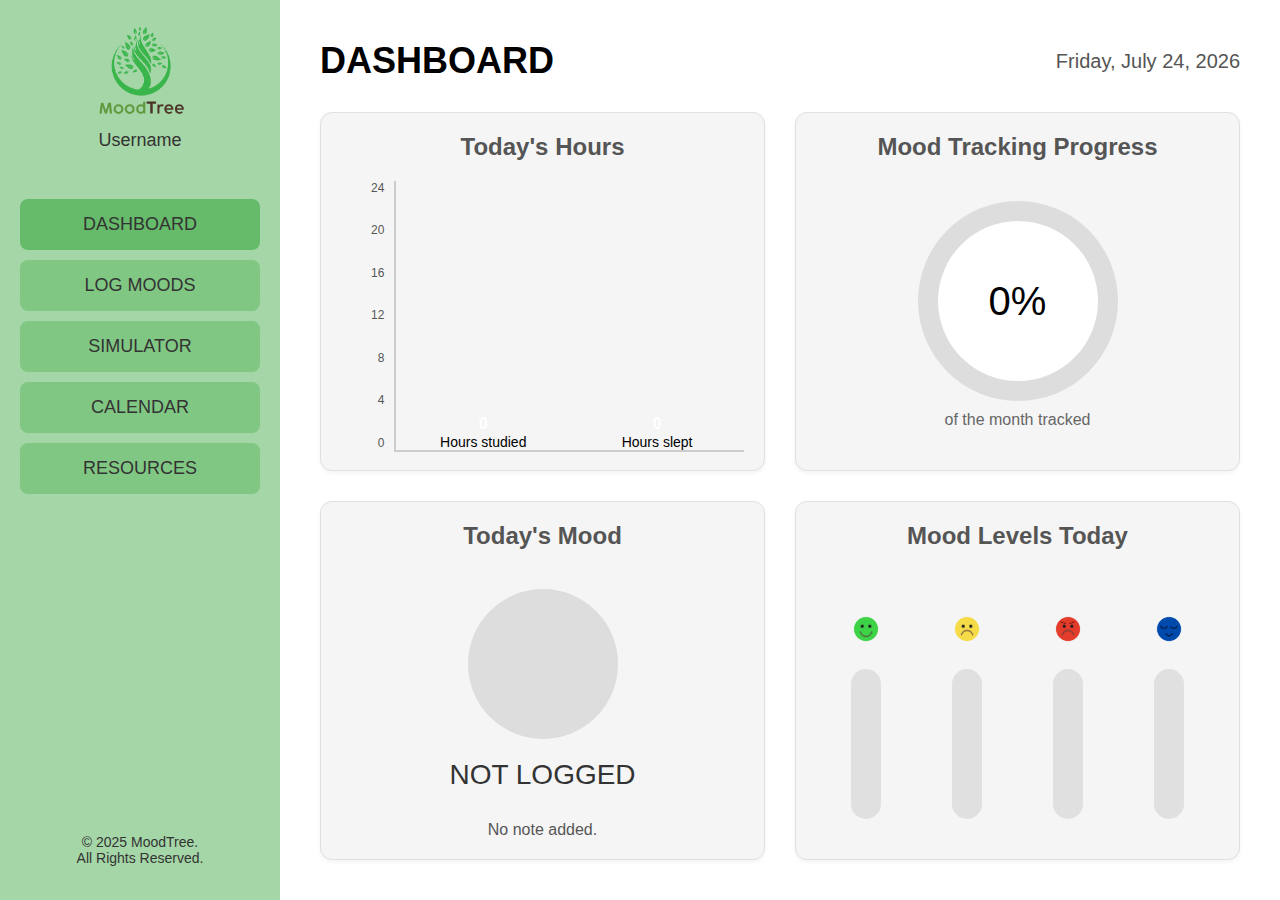
<file: index.html>
<!DOCTYPE html>
<html lang="en">
<head>
    <meta charset="UTF-8">
    <meta name="viewport" content="width=device-width, initial-scale=1.0">
    <title>Dashboard - MoodTree</title>
    <link rel="stylesheet" href="css-styling/user-menu-style.css">
    <style>
        .dashboard-grid {
            display: grid;
            grid-template-columns: repeat(2, 1fr);
            grid-auto-rows: minmax(0, 1fr);
            gap: 30px;
            flex-grow: 1;
        }
        .card {
            background-color: #F5F5F5;
            border: 1px solid #E0E0E0;
            border-radius: 12px;
            padding: 20px;
            box-shadow: 0 2px 4px rgba(0,0,0,0.05);
            display: flex;
            flex-direction: column;
        }
        .card h2 {
            font-family: 'Heavitas', sans-serif;
            margin-top: 0;
            text-align: center;
            color: #555;
        }
        .chart-container {
            flex-grow: 1;
            display: flex;
            position: relative;
            padding-left: 30px;
            min-height: 0;
        }
        .y-axis {
            display: flex;
            flex-direction: column;
            justify-content: space-between;
            height: 100%;
            padding-right: 10px;
            font-size: 12px;
            color: #555;
            text-align: right;
        }
        .hours-chart {
            flex-grow: 1;
            display: flex;
            justify-content: space-around;
            align-items: flex-end;
            border-left: 2px solid #ccc;
            border-bottom: 2px solid #ccc;
            height: 100%;
        }
        .bar-group {
            display: flex;
            flex-direction: column;
            align-items: center;
            width: 40%;
            height: 100%;
            justify-content: flex-end;
        }
        .bar {
            width: 50px;
            color: white;
            display: flex;
            align-items: center;
            justify-content: center;
            font-weight: bold;
            border-radius: 5px 5px 0 0;
            transition: height 0.5s ease-out;
            position: relative;
        }
        #work-bar {
            background-color: #2E7D32;
        }
        #sleep-bar {
            background-color: #689F38;
        }
        .bar-label {
            margin-top: 10px;
            font-size: 14px;
        }
        .mood-display {
            display: flex;
            flex-direction: column;
            align-items: center;
            justify-content: center;
            flex-grow: 1;
        }
        .mood-circle {
            width: 150px;
            height: 150px;
            border-radius: 50%;
            background-color: #DDD;
            margin-bottom: 20px;
        }
        .mood-name {
            font-family: 'Heavitas', sans-serif;
            font-size: 28px;
            color: #333;
        }
        .progress-container {
            display: flex;
            flex-direction: column;
            align-items: center;
            justify-content: center;
            flex-grow: 1;
        }
        .progress-pie {
            width: 200px;
            height: 200px;
            border-radius: 50%;
            background-color: #DDD;
            display: flex;
            align-items: center;
            justify-content: center;
            position: relative;
        }
        .progress-pie::before {
            content: '';
            position: absolute;
            width: 160px;
            height: 160px;
            background: #FFF;
            border-radius: 50%;
        }
        .progress-text {
             position: relative;
             font-size: 40px;
             font-family: 'Heavitas', sans-serif;
        }
         .progress-label {
            position: relative;
            font-size: 16px;
            color: #666;
            margin-top: 10px;
            text-align: center;
        }
        .mood-levels {
            display: flex;
            justify-content: space-around;
            align-items: flex-end;
            flex-grow: 1;
            padding: 20px 0;
        }
        .level-group {
            display: flex;
            flex-direction: column;
            align-items: center;
        }
        .level-bar-bg {
            width: 30px;
            height: 150px;
            background-color: #E0E0E0;
            border-radius: 15px;
            position: relative;
            overflow: hidden;
            display: flex;
            flex-direction: column-reverse;
        }
        .level-bar {
            width: 100%;
            transition: height 0.5s ease-out;
        }
        .level-icon {
            width: 60px;
            height: 60px;
            margin-bottom: 10px;
        }
    </style>
</head>
<body id="dashboard-page">

    <div class="sidebar">
        <div class="logo-container">
            <div class="logo"></div>
            <p>Username</p>
        </div>
        <nav class="nav">
            <a href="index.html" class="active">DASHBOARD</a>
            <a href="log-mood.html">LOG MOODS</a>
            <a href="tree-simulator.html">SIMULATOR</a>
            <a href="user-calendar.html">CALENDAR</a>
            <a href="resources-info.html">RESOURCES</a>
        </nav>
        <div class="footer">
            <p>&copy; 2025 MoodTree.<br>All Rights Reserved.</p>
        </div>
    </div>

    <main class="main-content">
        <header class="header">
            <h1>DASHBOARD</h1>
            <div class="date"></div>
        </header>

        <div class="dashboard-grid">
            <div class="card">
                <h2>Today's Hours</h2>
                <div class="chart-container">
                    <div class="y-axis">
                        <span>24</span>
                        <span>20</span>
                        <span>16</span>
                        <span>12</span>
                        <span>8</span>
                        <span>4</span>
                        <span>0</span>
                    </div>
                    <div class="hours-chart">
                        <div class="bar-group">
                            <div id="work-bar" class="bar" style="height: 0%;">0</div>
                            <span class="bar-label">Hours studied</span>
                        </div>
                        <div class="bar-group">
                            <div id="sleep-bar" class="bar" style="height: 0%;">0</div>
                            <span class="bar-label">Hours slept</span>
                        </div>
                    </div>
                </div>
            </div>

            <div class="card">
                 <h2>Mood Tracking Progress</h2>
                 <div class="progress-container">
                     <div id="progress-pie" class="progress-pie">
                         <span id="progress-text" class="progress-text">0%</span>
                     </div>
                     <span class="progress-label">of the month tracked</span>
                 </div>
            </div>

            <div class="card">
                <h2>Today's Mood</h2>
                <div class="mood-display">
                    <div id="mood-display-color" class="mood-circle"></div>
                    <span id="mood-display-name" class="mood-name">NOT LOGGED</span>
                </div>
                 <div id="notes-display" style="text-align: center; margin-top: 10px; color: #555;"></div>
            </div>

            <div class="card">
                 <h2>Mood Levels Today</h2>
                 <div class="mood-levels">
                     <div class="level-group">
                         <img src="images/emojis/happy.png" alt="Happy" class="level-icon">
                         <div class="level-bar-bg">
                            <div id="happiness-level" class="level-bar" style="background-color: #4CAF50; height: 0%;"></div>
                         </div>
                     </div>
                      <div class="level-group">
                         <img src="images/emojis/sad.png" alt="Sad" class="level-icon">
                         <div class="level-bar-bg">
                            <div id="sadness-level" class="level-bar" style="background-color: #FFC107; height: 0%;"></div>
                         </div>
                     </div>
                      <div class="level-group">
                         <img src="images/emojis/angry.png" alt="Angry" class="level-icon">
                         <div class="level-bar-bg">
                            <div id="anger-level" class="level-bar" style="background-color: #F44336; height: 0%;"></div>
                         </div>
                     </div>
                      <div class="level-group">
                         <img src="images/emojis/calm.png" alt="Calm" class="level-icon">
                         <div class="level-bar-bg">
                            <div id="calmness-level" class="level-bar" style="background-color: #2196F3; height: 0%;"></div>
                         </div>
                     </div>
                 </div>
            </div>
        </div>
    </main>

    <script src="scripts/user-menu-script.js"></script>
</body>
</html>
</file>
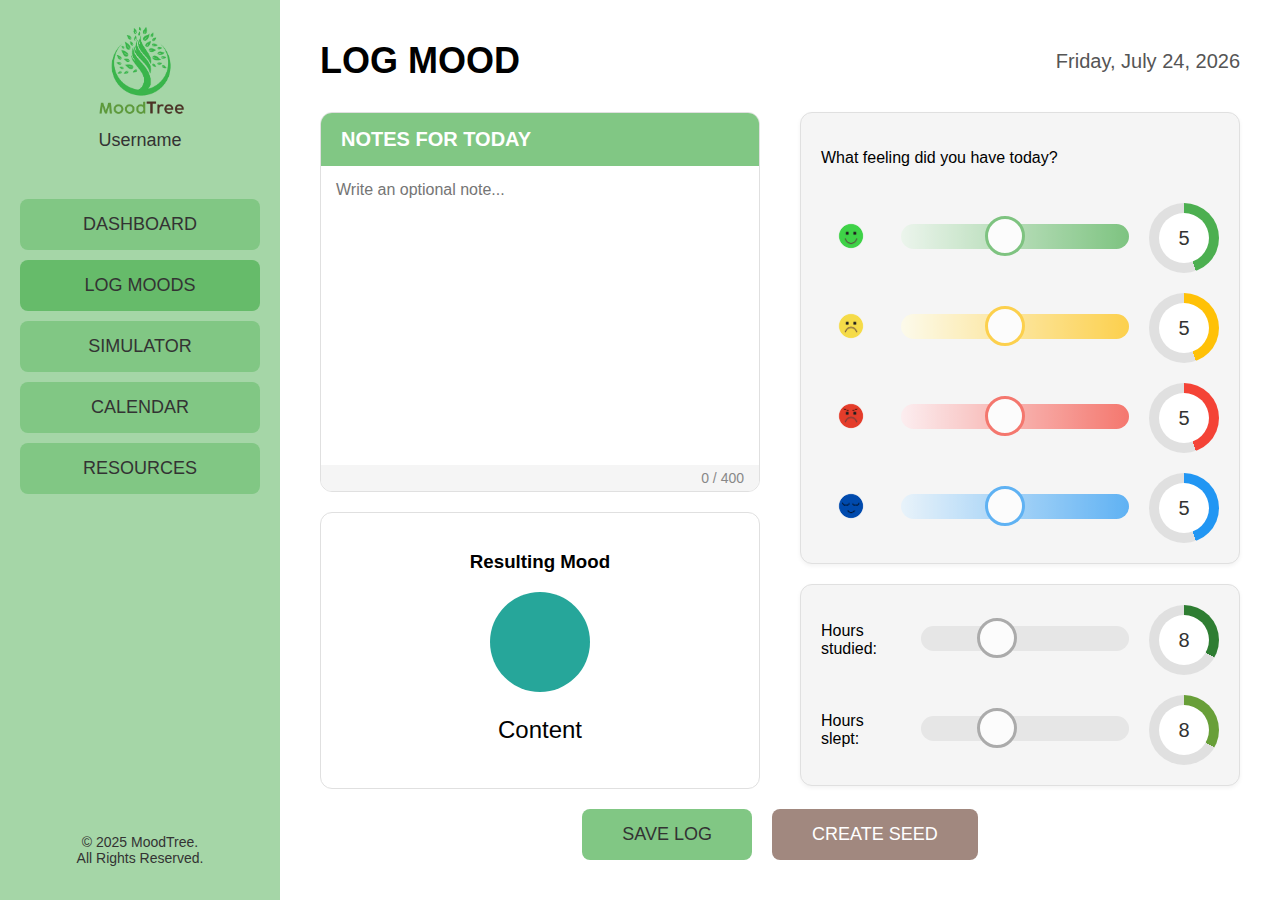
<file: log-mood.html>
<!DOCTYPE html>
<html lang="en">
<head>
    <meta charset="UTF-8">
    <meta name="viewport" content="width=device-width, initial-scale=1.0">
    <title>Log Mood - MoodTree</title>
    <link rel="stylesheet" href="css-styling/user-menu-style.css">
    <style>
        .log-mood-container {
            display: grid;
            grid-template-columns: 1fr 1fr;
            gap: 40px;
            width: 100%;
            flex-grow: 1;
        }
        .left-panel, .right-panel {
            display: flex;
            flex-direction: column;
            gap: 20px;
        }
        .notes-container {
            border: 1px solid #E0E0E0;
            border-radius: 12px;
            overflow: hidden;
            display: flex;
            flex-direction: column;
            flex-grow: 1;
        }
        .notes-header {
            background: #81C784;
            color: white;
            padding: 15px 20px;
        }
        .notes-header h2 {
            margin: 0;
            font-family: 'Heavitas', sans-serif;
            font-size: 20px;
        }
        #notes-area {
            flex-grow: 1;
            border: none;
            padding: 15px;
            font-family: 'Creato Display', sans-serif;
            font-size: 16px;
            resize: none;
            outline: none;
        }
        #char-counter {
            text-align: right;
            padding: 5px 15px;
            font-size: 14px;
            color: #888;
            background-color: #F5F5F5;
        }
        .sliders-container {
            border: 1px solid #E0E0E0;
            border-radius: 12px;
            padding: 20px;
            display: flex;
            flex-direction: column;
            gap: 20px;
        }
        .slider-item {
            display: flex;
            align-items: center;
            gap: 20px;
        }
        .icon-container {
            width: 60px;
            flex-shrink: 0;
            text-align: center;
        }
        .emotion-icon {
            width: 60px;
            height: 60px;
        }
        .slider-item label {
            width: 80px;
            flex-shrink: 0;
        }
        .slider-wrapper {
            flex-grow: 1;
            position: relative;
        }
        .lever {
            -webkit-appearance: none;
            appearance: none;
            width: 100%;
            height: 25px;
            border-radius: 15px;
            outline: none;
            opacity: 0.7;
            transition: opacity .2s;
            margin: 0;
        }
        .lever:hover {
            opacity: 1;
        }
        .lever::-webkit-slider-thumb {
            -webkit-appearance: none;
            appearance: none;
            width: 40px;
            height: 40px;
            border-radius: 50%;
            background-color: #fff;
            border: 3px solid;
            cursor: pointer;
        }
         .lever::-moz-range-thumb {
            width: 40px;
            height: 40px;
            border-radius: 50%;
            background-color: #fff;
            border: 3px solid;
            cursor: pointer;
        }
        #happiness-slider { background: linear-gradient(90deg, #E8F5E9, #4CAF50); }
        #sadness-slider { background: linear-gradient(90deg, #FFFDE7, #FFC107); }
        #anger-slider { background: linear-gradient(90deg, #FFEBEE, #F44336); }
        #calmness-slider { background: linear-gradient(90deg, #E3F2FD, #2196F3); }
        #work-slider, #sleep-slider { background: #E0E0E0; }
        #happiness-slider::-webkit-slider-thumb { border-color: #4CAF50; }
        #sadness-slider::-webkit-slider-thumb { border-color: #FFC107; }
        #anger-slider::-webkit-slider-thumb { border-color: #F44336; }
        #calmness-slider::-webkit-slider-thumb { border-color: #2196F3; }
        #work-slider::-webkit-slider-thumb, #sleep-slider::-webkit-slider-thumb { border-color: #8D8D8D; }
        #happiness-slider::-moz-range-thumb { border-color: #4CAF50; }
        #sadness-slider::-moz-range-thumb { border-color: #FFC107; }
        #anger-slider::-moz-range-thumb { border-color: #F44336; }
        #calmness-slider::-moz-range-thumb { border-color: #2196F3; }
        #work-slider::-moz-range-thumb, #sleep-slider::-moz-range-thumb { border-color: #8D8D8D; }
        .progress-circle {
            width: 70px;
            height: 70px;
            border-radius: 50%;
            position: relative;
            background: #E0E0E0;
            flex-shrink: 0;
            display: flex;
            align-items: center;
            justify-content: center;
            transition: background 0.3s ease;
        }
         .progress-circle::before{
             content: '';
             position: absolute;
             width: 50px;
             height: 50px;
             background-color: #fff;
             border-radius: 50%;
        }
        .progress-circle span {
            position: relative;
            font-size: 20px;
            font-family: 'Heavitas', sans-serif;
            color: #333;
        }
        .result-container {
             border: 1px solid #E0E0E0;
             border-radius: 12px;
             padding: 20px;
             text-align: center;
        }
        .mood-color-box {
            width: 100px;
            height: 100px;
            border-radius: 50%;
            margin: 0 auto 15px auto;
            background-color: #DDD;
            transition: background-color 0.3s ease;
        }
        .mood-name {
            font-family: 'Heavitas', sans-serif;
            font-size: 24px;
        }
        .action-buttons {
            display: flex;
            justify-content: center;
            gap: 20px;
            margin-top: 20px;
        }
        .action-buttons button {
            font-family: 'Heavitas', sans-serif;
            font-size: 18px;
            padding: 15px 40px;
            border: none;
            border-radius: 8px;
            cursor: pointer;
        }
        #save-mood {
            background-color: #81C784;
            color: #333;
        }
         #create-seed {
            background-color: #A1887F;
            color: white;
        }
    </style>
</head>
<body id="log-mood-page">

    <div class="sidebar">
        <div class="logo-container">
            <div class="logo"></div>
            <p>Username</p>
        </div>
        <nav class="nav">
            <a href="index.html">DASHBOARD</a>
            <a href="log-mood.html" class="active">LOG MOODS</a>
            <a href="tree-simulator.html">SIMULATOR</a>
            <a href="user-calendar.html">CALENDAR</a>
            <a href="resources-info.html">RESOURCES</a>
        </nav>
        <div class="footer">
            <p>&copy; 2025 MoodTree.<br>All Rights Reserved.</p>
        </div>
    </div>

    <main class="main-content">
        <header class="header">
            <h1>LOG MOOD</h1>
            <div class="date"></div>
        </header>

        <div class="log-mood-container">
            <div class="left-panel">
                <div class="notes-container">
                    <div class="notes-header">
                        <h2>NOTES FOR TODAY</h2>
                    </div>
                    <textarea id="notes-area" placeholder="Write an optional note..." maxlength="400"></textarea>
                    <div id="char-counter">0 / 400</div>
                </div>
                <div class="result-container">
                    <h3>Resulting Mood</h3>
                    <div id="mood-color-box" class="mood-color-box"></div>
                    <p id="mood-name" class="mood-name">Neutral</p>
                </div>
            </div>

            <div class="right-panel">
                <div class="sliders-container container">
                    <p>What feeling did you have today?</p>
                    <div class="slider-item">
                        <div class="icon-container">
                             <img src="images/emojis/happy.png" alt="Happy" class="emotion-icon">
                        </div>
                        <div class="slider-wrapper">
                            <input type="range" min="1" max="10" value="5" class="lever" id="happiness-slider">
                        </div>
                        <div class="progress-circle" id="happiness-pie"><span>5</span></div>
                    </div>
                    <div class="slider-item">
                         <div class="icon-container">
                             <img src="images/emojis/sad.png" alt="Sad" class="emotion-icon">
                        </div>
                         <div class="slider-wrapper">
                            <input type="range" min="1" max="10" value="5" class="lever" id="sadness-slider">
                        </div>
                        <div class="progress-circle" id="sadness-pie"><span>5</span></div>
                    </div>
                    <div class="slider-item">
                         <div class="icon-container">
                             <img src="images/emojis/angry.png" alt="Angry" class="emotion-icon">
                        </div>
                         <div class="slider-wrapper">
                            <input type="range" min="1" max="10" value="5" class="lever" id="anger-slider">
                        </div>
                        <div class="progress-circle" id="anger-pie"><span>5</span></div>
                    </div>
                    <div class="slider-item">
                        <div class="icon-container">
                             <img src="images/emojis/calm.png" alt="Calm" class="emotion-icon">
                        </div>
                         <div class="slider-wrapper">
                            <input type="range" min="1" max="10" value="5" class="lever" id="calmness-slider">
                        </div>
                        <div class="progress-circle" id="calmness-pie"><span>5</span></div>
                    </div>
                </div>
                <div class="sliders-container container">
                     <div class="slider-item">
                        <label>Hours studied:</label>
                        <div class="slider-wrapper">
                            <input type="range" min="0" max="24" value="8" class="lever" id="work-slider">
                        </div>
                        <div class="progress-circle" id="work-pie"><span>8</span></div>
                    </div>
                    <div class="slider-item">
                        <label>Hours slept:</label>
                        <div class="slider-wrapper">
                            <input type="range" min="0" max="24" value="8" class="lever" id="sleep-slider">
                        </div>
                        <div class="progress-circle" id="sleep-pie"><span>8</span></div>
                    </div>
                </div>
            </div>
        </div>
         <div class="action-buttons">
            <button id="save-mood">SAVE LOG</button>
            <button id="create-seed">CREATE SEED</button>
        </div>
    </main>

    <script src="scripts/user-menu-script.js"></script>
</body>
</html>
</file>
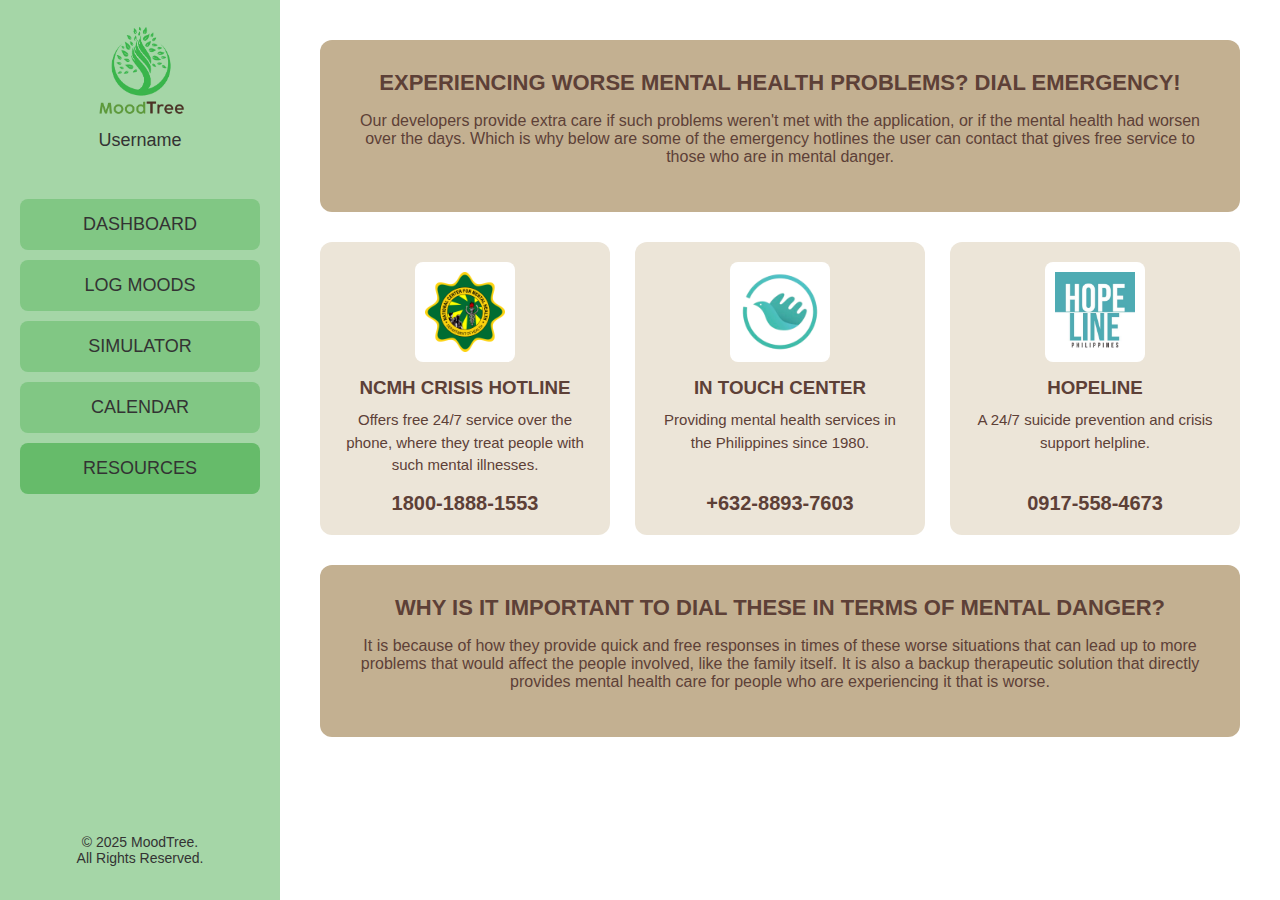
<file: resources-info.html>
<!DOCTYPE html>
<html lang="en">
<head>
    <meta charset="UTF-8">
    <meta name="viewport" content="width=device-width, initial-scale=1.0">
    <title>Resources - MoodTree</title>
    <link rel="stylesheet" href="css-styling/user-menu-style.css">
    <style>
        .resources-content {
            display: flex;
            flex-direction: column;
            align-items: center;
            gap: 30px;
        }
        .info-box {
            background-color: #C3B091;
            border-radius: 12px;
            padding: 30px;
            color: #5D4037;
            width: 100%;
            max-width: 1000px;
            box-sizing: border-box;
            text-align: center;
        }
        .info-box h2 {
            font-family: 'Heavitas', sans-serif;
            margin: 0 0 15px 0;
            color: #5D4037;
            font-size: 22px;
        }
        
        .hotlines-grid {
            display: grid;
            grid-template-columns: repeat(3, 1fr);
            gap: 25px;
            width: 100%;
            max-width: 1000px;
        }

        .hotline-card {
            background-color: #ECE5D8;
            padding: 20px;
            border-radius: 12px;
            text-align: center;
            display: flex;
            flex-direction: column;
            align-items: center;
            color: #5D4037;
        }

        .hotline-logo {
            width: 100px;
            height: 100px;
            background-color: #fff;
            display: flex;
            align-items: center;
            justify-content: center;
            border-radius: 8px;
            flex-shrink: 0;
            padding: 10px;
            box-sizing: border-box;
            margin-bottom: 15px;
        }
        .hotline-logo img{
            max-width: 100%;
            max-height: 100%;
        }
        .hotline-card h3 {
            font-family: 'Heavitas', sans-serif;
            margin: 0 0 10px 0;
        }
        .hotline-card p {
            margin: 0 0 15px 0;
            font-size: 15px;
            line-height: 1.5;
            flex-grow: 1;
        }
        .hotline-card .number {
            font-weight: bold;
            font-size: 20px;
        }
    </style>
</head>
<body id="resources-page">

    <div class="sidebar">
        <div class="logo-container">
            <div class="logo"></div>
            <p>Username</p>
        </div>
        <nav class="nav">
            <a href="index.html">DASHBOARD</a>
            <a href="log-mood.html">LOG MOODS</a>
            <a href="tree-simulator.html">SIMULATOR</a>
            <a href="user-calendar.html">CALENDAR</a>
            <a href="resources-info.html" class="active">RESOURCES</a>
        </nav>
        <div class="footer">
            <p>&copy; 2025 MoodTree.<br>All Rights Reserved.</p>
        </div>
    </div>

    <main class="main-content">
        <div class="resources-content">
            <div class="info-box">
                <h2>EXPERIENCING WORSE MENTAL HEALTH PROBLEMS? DIAL EMERGENCY!</h2>
                <p>Our developers provide extra care if such problems weren't met with the application, or if the mental health had worsen over the days. Which is why below are some of the emergency hotlines the user can contact that gives free service to those who are in mental danger.</p>
            </div>

            <div class="hotlines-grid">
                <div class="hotline-card">
                    <div class="hotline-logo">
                        <img src="images/resources-logo/NCMH.png" alt="NCMH Logo">
                    </div>
                    <h3>NCMH CRISIS HOTLINE</h3>
                    <p>Offers free 24/7 service over the phone, where they treat people with such mental illnesses.</p>
                    <div class="number">1800-1888-1553</div>
                </div>

                 <div class="hotline-card">
                    <div class="hotline-logo">
                        <img src="images/resources-logo/InTouch.png" alt="In Touch Logo">
                    </div>
                    <h3>IN TOUCH CENTER</h3>
                    <p>Providing mental health services in the Philippines since 1980.</p>
                    <div class="number">+632-8893-7603</div>
                </div>

                 <div class="hotline-card">
                    <div class="hotline-logo">
                        <img src="images/resources-logo/Hopeline-PH.jpg" alt="Hopeline Logo">
                    </div>
                    <h3>HOPELINE</h3>
                    <p>A 24/7 suicide prevention and crisis support helpline.</p>
                    <div class="number">0917-558-4673</div>
                </div>
            </div>

            <div class="info-box">
                <h2>WHY IS IT IMPORTANT TO DIAL THESE IN TERMS OF MENTAL DANGER?</h2>
                <p>It is because of how they provide quick and free responses in times of these worse situations that can lead up to more problems that would affect the people involved, like the family itself. It is also a backup therapeutic solution that directly provides mental health care for people who are experiencing it that is worse.</p>
            </div>
        </div>
    </main>

    <script src="scripts/user-menu-script.js"></script>
</body>
</html>
</file>
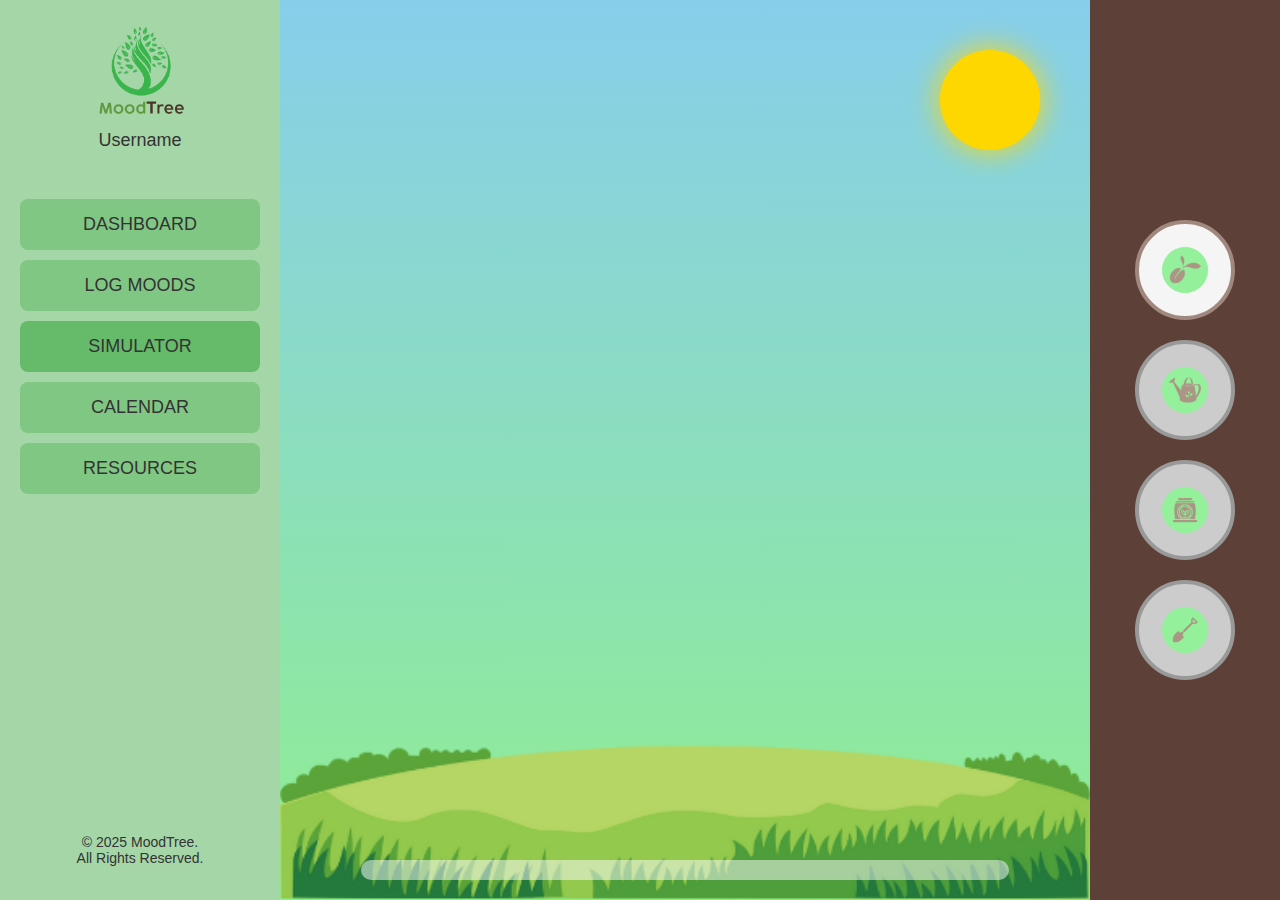
<file: tree-simulator.html>
<!DOCTYPE html>
<html lang="en">
<head>
    <meta charset="UTF-8">
    <meta name="viewport" content="width=device-width, initial-scale=1.0">
    <title>Simulator - MoodTree</title>
    <link rel="stylesheet" href="css-styling/user-menu-style.css">
    <style>
        .simulator-container {
            display: flex;
            height: 100%;
            width: 100%;
        }
        .main-view {
            flex-grow: 1;
            background: linear-gradient(to bottom, #87CEEB, #90EE90);
            position: relative;
            display: flex;
            flex-direction: column;
            justify-content: flex-end;
            align-items: center;
            overflow: hidden;
        }
        .sun {
            width: 100px;
            height: 100px;
            background-color: #FFD700;
            border-radius: 50%;
            position: absolute;
            top: 50px;
            right: 50px;
            box-shadow: 0 0 30px #FFD700;
        }
        .ground {
            position: absolute;
            bottom: 0;
            left: 0;
            width: 100%;
            height: 250px;
            background-image: url('images/simulator-images/simulator-grass.png');
            background-size: cover;
            background-position: bottom center;
            background-repeat: no-repeat;
        }
        #mound {
            position: relative;
            z-index: 1;
            margin-bottom: 150px;
            cursor: pointer;
            transition: all 0.5s ease;
            display: none;
            border-radius: 50% 50% 0 0;
        }

        #tree-container {
            position: absolute;
            bottom: 120px; 
            z-index: 1;
            cursor: pointer;
            display: none; 
            width: 400px;
            height: 500px; 
        }
        .trunk {
            background-color: #80461B;
            transition: all 0.5s ease-in-out;
            position: absolute;
            bottom: 0;
            left: 50%;
            transform: translateX(-50%);
        }
        
        .canopy {
            position: absolute;
            width: 100%; 
            left: 50%;
            transform: translateX(-50%); 
            transition: all 0.5s ease-in-out;
        }
        .canopy div {
            position: absolute;
            background-color: var(--leaf-color, #4CAF50);
            display: none; 
        }
        
        .canopy.complex-shape { background: transparent; }

        .stage-1 .trunk { display: none; }
        .stage-1 .canopy { 
            width: 25px; 
            height: 35px; 
            border-radius: 50% 50% 10% 10%; 
            bottom: 0; 
            background: var(--leaf-color); 
            display: block;
        }
        .stage-1 .canopy div { display: none; }

        .stage-2 .trunk { 
            width: 8px; 
            height: 50px; 
            border-radius: 4px 4px 0 0; 
            display: block;
        }
        .stage-2 .canopy { 
            width: 30px; 
            height: 40px; 
            bottom: 50px; 
            transform: translateX(-50%); 
            border-radius: 50% 50% 10% 10%; 
            background: transparent;
        }
        .stage-2 .leaf-1, .stage-2 .leaf-2 { display: block;}
        .stage-2 .leaf-1 { width: 25px; height: 35px; border-radius: 50% 50% 10% 10%; transform: rotate(-45deg); left: -15px; top: 5px; }
        .stage-2 .leaf-2 { width: 25px; height: 35px; border-radius: 50% 50% 10% 10%; transform: rotate(45deg); right: -15px; top: 5px; }
        .stage-2 .leaf-3, .stage-2 .leaf-4, .stage-2 .leaf-5, .stage-2 .leaf-6 { display: none; }

        .stage-3 .trunk { 
            width: 25px; 
            height: 120px; 
            display: block;
        }
        .stage-3 .canopy { 
            width: 140px; 
            height: 120px; 
            bottom: 120px; 
            transform: translateX(-50%); 
            border-radius: 50%; 
            background: transparent;
        }
        .stage-3 .leaf-1, .stage-3 .leaf-2, .stage-3 .leaf-3 { display: block; }
        .stage-3 .leaf-1 { width: 100px; height: 100px; border-radius: 50%; top: 10px; left: -50px; }
        .stage-3 .leaf-2 { width: 100px; height: 100px; border-radius: 50%; top: 10px; right: -50px; }
        .stage-3 .leaf-3 { width: 120px; height: 120px; border-radius: 50%; top: -30px; left: 10px; z-index: -1;}
        .stage-3 .leaf-4, .stage-3 .leaf-5, .stage-3 .leaf-6 { display: none; }

        .stage-4 .trunk { 
            width: 50px; 
            height: 200px; 
            border-radius: 20px 20px 0 0;
            display: block;
        }
        .stage-4 .trunk::after { 
            content:''; 
            position: absolute; 
            bottom:-10px; 
            left:-10px; 
            width: 70px; 
            height:20px; 
            background: #80461B; 
            border-radius: 0 0 50% 50%;
        }
        .stage-4 .canopy { 
            width: 350px; 
            height: 400px; 
            background: transparent; 
            bottom: 200px; 
            transform: translateX(-50%); 
        }

        .type-rounded .canopy div { border-radius: 50%; display: block;}
        .type-rounded .leaf-1 { width: 250px; height: 250px; top: 50px; left: -50px; }
        .type-rounded .leaf-2 { width: 250px; height: 250px; top: 50px; right: -50px; }
        .type-rounded .leaf-3 { width: 280px; height: 280px; top: 0px; left: 35px; z-index: -1; }
        .type-rounded .leaf-4, .type-rounded .leaf-5, .type-rounded .leaf-6 { display: none; }
        
        .type-pine .trunk { 
            height: 280px; 
            width: 40px;
        }
        .type-pine .canopy { 
            height: 250px; 
            bottom: 280px; 
            transform: translateX(-50%); 
        }
        .type-pine .canopy div { 
            clip-path: polygon(50% 0%, 100% 100%, 0% 100%); 
            left: 50%; 
            transform: translateX(-50%);
            display: block;
        }
        .type-pine .leaf-1 { width: 100px; height: 120px; top: 0; z-index: 3;}
        .type-pine .leaf-2 { width: 200px; height: 150px; top: 70px; z-index: 2;}
        .type-pine .leaf-3 { width: 300px; height: 180px; top: 140px; z-index: 1;}
        .type-pine .leaf-4, .type-pine .leaf-5, .type-pine .leaf-6 { display: none; }

        .type-columnar .trunk { 
            width: 30px; 
            height: 250px; 
        }
        .type-columnar .canopy { 
            width: 120px; 
            height: 350px; 
            border-radius: 60px 60px 10px 10px; 
            bottom: 250px; 
            transform: translateX(-50%); 
            background-color: var(--leaf-color); 
        }
        .type-columnar .canopy div { display: none; }
        
        .type-weeping .trunk { 
            width: 70px; 
            height: 180px; 
            border-radius: 10px; 
        }
        .type-weeping .canopy { 
            width: 320px; 
            height: 200px; 
            border-radius: 50% 50% 40% 40%; 
            background-color: var(--leaf-color); 
            bottom: 180px; 
            transform: translateX(-50%); 
        }
        .type-weeping .canopy div { border-radius: 0 0 100% 100%; background: linear-gradient(to bottom, var(--leaf-color), transparent); display: block;}
        .type-weeping .leaf-1 { width: 120px; height: 180px; left: 20px; bottom: -140px; transform: rotate(20deg); }
        .type-weeping .leaf-2 { width: 120px; height: 180px; right: 20px; bottom: -140px; transform: rotate(-20deg); }
        .type-weeping .leaf-3 { width: 150px; height: 180px; bottom: -100px; left: 85px; }
        .type-weeping .leaf-4, .type-weeping .leaf-5, .type-weeping .leaf-6 { display: none; }


        .progress-bar-container {
            width: 80%; height: 20px; background-color: rgba(255,255,255,0.5); border-radius: 10px;
            position: absolute; bottom: 20px; z-index: 10;
        }
        #growth-progress {
            width: 0%; height: 100%; background-color: #4CAF50; border-radius: 10px; transition: width 0.2s;
        }
        .controls {
            width: 150px; background-color: #5D4037; padding: 20px; display: flex; flex-direction: column;
            align-items: center; justify-content: center; gap: 20px;
        }
        .control-button {
            width: 100px; height: 100px; background-color: #F5F5F5; border-radius: 50%;
            border: 4px solid #A1887F; cursor: pointer; display: flex; align-items: center; justify-content: center;
        }
        .control-button:disabled { background-color: #ccc; cursor: not-allowed; border-color: #999; }
        .control-button img { width: 80px; height: 80px; }
        .notification-overlay {
            position: absolute; top: 0; left: 0; width: 100%; height: 100%; background: rgba(0,0,0,0.6);
            z-index: 10; display: none; align-items: center; justify-content: center; padding: 20px; box-sizing: border-box;
        }
        .notification-box {
            background: #fff; padding: 30px; border-radius: 12px; text-align: center;
            box-shadow: 0 5px 15px rgba(0,0,0,0.3); max-width: 400px;
        }
        .notification-box h3 { font-family: 'Heavitas', sans-serif; margin-top: 0; color: #333; }
        .notification-box p { color: #555; line-height: 1.6; }
        .notification-box button {
            font-family: 'Heavitas', sans-serif; background-color: #81C784; color: white; border: none;
            padding: 12px 25px; border-radius: 8px; cursor: pointer; margin-top: 15px; font-size: 16px;
            transition: background-color 0.2s;
        }
        .notification-box button:hover { background-color: #66BB6A; }
    </style>
</head>
<body id="simulator-page">

    <div class="sidebar">
        <div class="logo-container">
            <div class="logo"></div>
            <p>Username</p>
        </div>
        <nav class="nav">
            <a href="index.html">DASHBOARD</a>
            <a href="log-mood.html">LOG MOODS</a>
            <a href="tree-simulator.html" class="active">SIMULATOR</a>
            <a href="user-calendar.html">CALENDAR</a>
            <a href="resources-info.html">RESOURCES</a>
        </nav>
        <div class="footer">
            <p>&copy; 2025 MoodTree.<br>All Rights Reserved.</p>
        </div>
    </div>

    <main class="main-content" style="padding: 0;">
        <div class="simulator-container">
            <div class="main-view">
                 <div id="notification-overlay" class="notification-overlay">
                    <div class="notification-box">
                        <h3>Create a Seed First!</h3>
                        <p>You need to log your mood for the day to grow a tree. Let's go do that now.</p>
                        <button id="redirect-log-mood">Go to Log Mood</button>
                    </div>
                </div>
                <div class="sun"></div>
                <div class="ground"></div>
                <div id="mound"></div>
                <div id="tree-container">
                    <div class="trunk"></div>
                    <div class="canopy">
                        <div class="leaf-1"></div>
                        <div class="leaf-2"></div>
                        <div class="leaf-3"></div>
                        <div class="leaf-4"></div>
                        <div class="leaf-5"></div>
                        <div class="leaf-6"></div>
                    </div>
                </div>
                <div class="progress-bar-container">
                    <div id="growth-progress"></div>
                </div>
            </div>
            <div class="controls">
                <button id="plant-seed" class="control-button"><img src="images/controls/plant.png" alt="Plant"></button>
                <button id="water-seed" class="control-button"><img src="images/controls/water.png" alt="Water"></button>
                <button id="fertilize-seed" class="control-button"><img src="images/controls/fertilize.png" alt="Fertilize"></button>
                <button id="shovel-tree" class="control-button"><img src="images/controls/shovel.png" alt="Shovel"></button>
            </div>
        </div>
    </main>

    <script src="scripts/user-menu-script.js"></script>
</body>
</html>
</file>
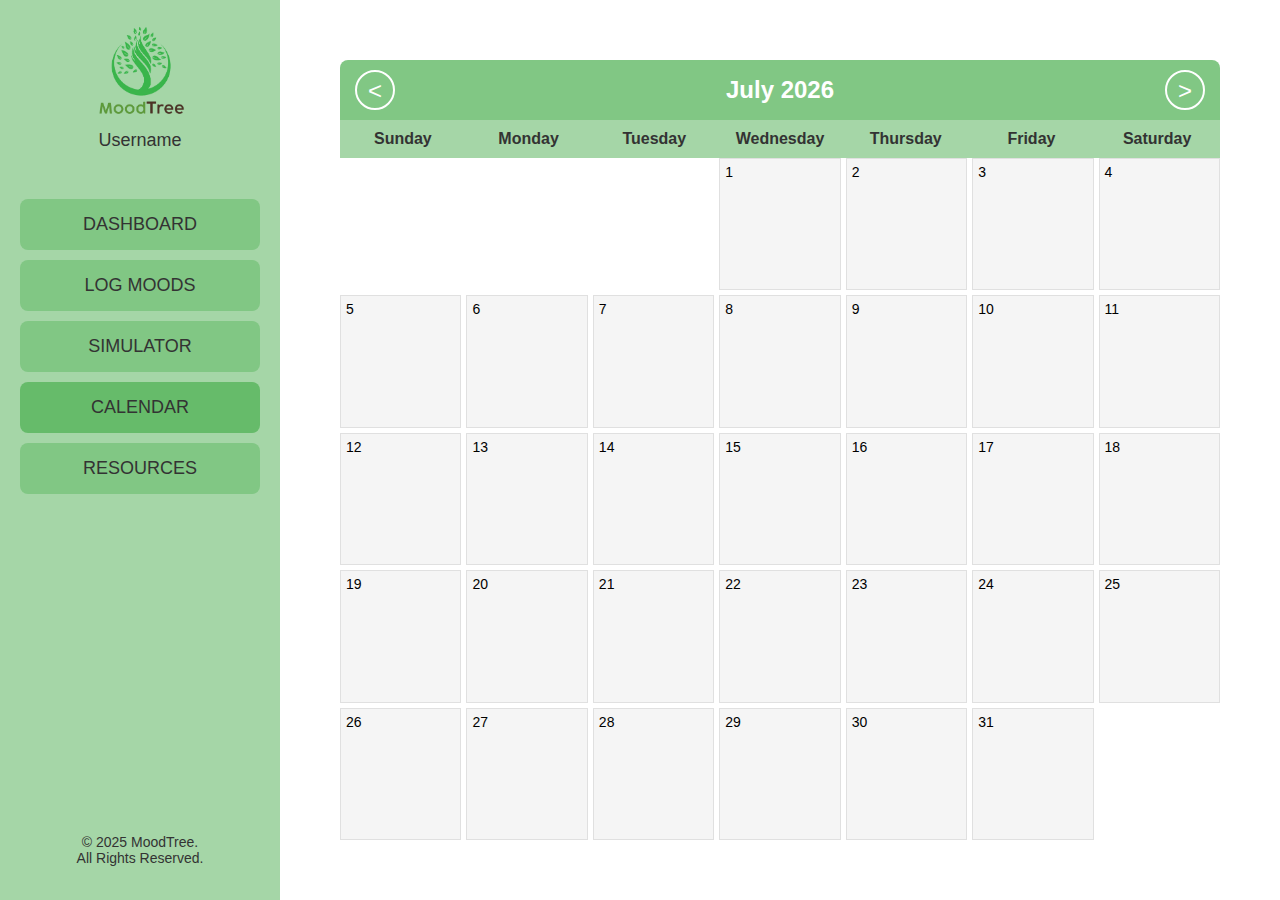
<file: user-calendar.html>
<!DOCTYPE html>
<html lang="en">
<head>
    <meta charset="UTF-8">
    <meta name="viewport" content="width=device-width, initial-scale=1.0">
    <title>Calendar - MoodTree</title>
    <link rel="stylesheet" href="css-styling/user-menu-style.css">
    <style>
        /* Apply box-sizing: border-box globally to prevent layout issues */
        body, .calendar-container, .weekdays, .weekdays div, .calendar-grid, .calendar-grid .day {
            box-sizing: border-box;
        }

        .main-content {
            display: flex;
            flex-direction: column;
        }
        .calendar-container {
            width: 100%;
            background-color: #fff;
            padding: 20px;
            border-radius: 12px;
            flex-grow: 1;
            display: flex;
            flex-direction: column;
            min-height: 0;
        }
        .calendar-header {
            background-color: #81C784;
            color: white;
            padding: 10px 15px;
            text-align: center;
            font-family: 'Heavitas', sans-serif;
            border-radius: 8px 8px 0 0;
            flex-shrink: 0;
            display: flex;
            justify-content: space-between;
            align-items: center;
        }
        .calendar-header h2 {
            font-size: 24px;
            margin: 0;
        }
        .nav-button {
            background: transparent;
            border: 2px solid white;
            color: white;
            font-size: 24px;
            width: 40px;
            height: 40px;
            border-radius: 50%;
            cursor: pointer;
            line-height: 36px;
        }
        .weekdays {
            display: grid;
            grid-template-columns: repeat(7, 1fr);
            background-color: #A5D6A7;
            color: #333;
            flex-shrink: 0;
        }
        .weekdays div {
            padding: 10px;
            text-align: center;
            font-weight: bold;
        }
        .calendar-grid {
            display: grid;
            grid-template-columns: repeat(7, 1fr);
            grid-auto-rows: 1fr;
            gap: 5px;
            flex-grow: 1;
            overflow: hidden; 
        }
        .calendar-grid .day {
            background-color: #F5F5F5;
            border: 1px solid #E0E0E0;
            padding: 5px;
            position: relative;
            display: flex;
            flex-direction: column;
            align-items: center;
            justify-content: center;
            overflow: hidden; 
        }
        .day-number {
            position: absolute;
            top: 5px;
            left: 5px;
            font-size: 14px;
        }
        .calendar-tree {
            width: 50px;
            height: 70px;
            position: relative;
            display: flex;
            flex-direction: column;
            align-items: center;
            justify-content: flex-end;
            margin-bottom: 5px;
        }
        .calendar-tree .trunk {
            height: 25px;
            width: 10px;
            background-color: #8B4513;
            border-radius: 3px;
            position: absolute;
            bottom: 0;
        }
        .calendar-tree .leaves {
            position: absolute;
            bottom: 25px;
            width: 40px;
            height: 35px;
            background-color: #4CAF50;
            border-radius: 50%;
            z-index: 1;
        }

        .calendar-tree.type-pine .leaves {
            clip-path: polygon(50% 0%, 100% 100%, 0% 100%);
            width: 45px;
            height: 40px;
            bottom: 25px;
        }
        .calendar-tree.type-columnar .leaves {
            border-radius: 10px / 40px;
            width: 20px;
            height: 45px;
            bottom: 25px;
        }
        .calendar-tree.type-weeping .leaves {
            border-radius: 50% 50% 40% 40%;
            width: 45px;
            height: 30px;
            bottom: 25px;
        }
        .calendar-tree.type-rounded .leaves {
            border-radius: 50%;
            width: 40px;
            height: 40px;
            bottom: 25px;
        }

        .calendar-grid .day p {
            margin: 5px 0 0 0;
            font-size: 12px;
            text-align: center;
        }
    </style>
</head>
<body id="calendar-page">

    <div class="sidebar">
        <div class="logo-container">
            <div class="logo"></div>
            <p>Username</p>
        </div>
        <nav class="nav">
            <a href="index.html">DASHBOARD</a>
            <a href="log-mood.html">LOG MOODS</a>
            <a href="tree-simulator.html">SIMULATOR</a>
            <a href="user-calendar.html" class="active">CALENDAR</a>
            <a href="resources-info.html">RESOURCES</a>
        </nav>
        <div class="footer">
            <p>&copy; 2025 MoodTree.<br>All Rights Reserved.</p>
        </div>
    </div>

    <main class="main-content">
        <div class="calendar-container">
            <div class="calendar-header">
                <button id="prev-month" class="nav-button">&lt;</button>
                <h2 id="month-name"></h2>
                <button id="next-month" class="nav-button">&gt;</button>
            </div>
            <div class="weekdays">
                <div>Sunday</div>
                <div>Monday</div>
                <div>Tuesday</div>
                <div>Wednesday</div>
                <div>Thursday</div>
                <div>Friday</div>
                <div>Saturday</div>
            </div>
            <div id="calendar-grid" class="calendar-grid">
            </div>
        </div>
    </main>

    <script src="scripts/user-menu-script.js"></script>
</body>
</html>
</file>
<file: css-styling/user-menu-style.css>
body {
    font-family: 'Creato Display', sans-serif;
    background-color: #f0f2f5;
    margin: 0;
    display: flex;
    height: 100vh;
    overflow: hidden;
}

.sidebar {
    width: 280px;
    flex-shrink: 0;
    background-color: #A5D6A7;
    padding: 20px;
    box-sizing: border-box;
    display: flex;
    flex-direction: column;
    align-items: center;
    color: #333;
}

.logo-container {
    text-align: center;
    margin-bottom: 30px;
}

.logo {
    width: 100px;
    height: 100px;
    background-image: url('../images/logo.png');
    background-size: contain;
    background-repeat: no-repeat;
    background-position: center;
    margin: 0 auto;
}

.logo-container p {
    margin-top: 10px;
    font-size: 18px;
    font-family: 'Heavitas', sans-serif;
}

.nav {
    width: 100%;
    flex-grow: 1;
}

.nav a {
    display: block;
    background-color: #81C784;
    color: #333;
    padding: 15px 20px;
    margin-bottom: 10px;
    text-decoration: none;
    border-radius: 8px;
    font-size: 18px;
    text-align: center;
    font-family: 'Heavitas', sans-serif;
}

.nav a.active,
.nav a:hover {
    background-color: #66BB6A;
}

.footer {
    font-size: 14px;
    text-align: center;
}

.main-content {
    flex-grow: 1;
    padding: 40px;
    overflow-y: auto;
    background-color: #FFF;
    display: flex;
    flex-direction: column;
}

.header {
    display: flex;
    justify-content: space-between;
    align-items: center;
    margin-bottom: 30px;
}

.header h1 {
    font-family: 'Heavitas', sans-serif;
    font-size: 36px;
    margin: 0;
}

.header .date {
    font-size: 20px;
    color: #555;
}

.container {
    background-color: #F5F5F5;
    border: 1px solid #E0E0E0;
    border-radius: 12px;
    padding: 20px;
    box-shadow: 0 2px 4px rgba(0, 0, 0, 0.05);
}
</file>
